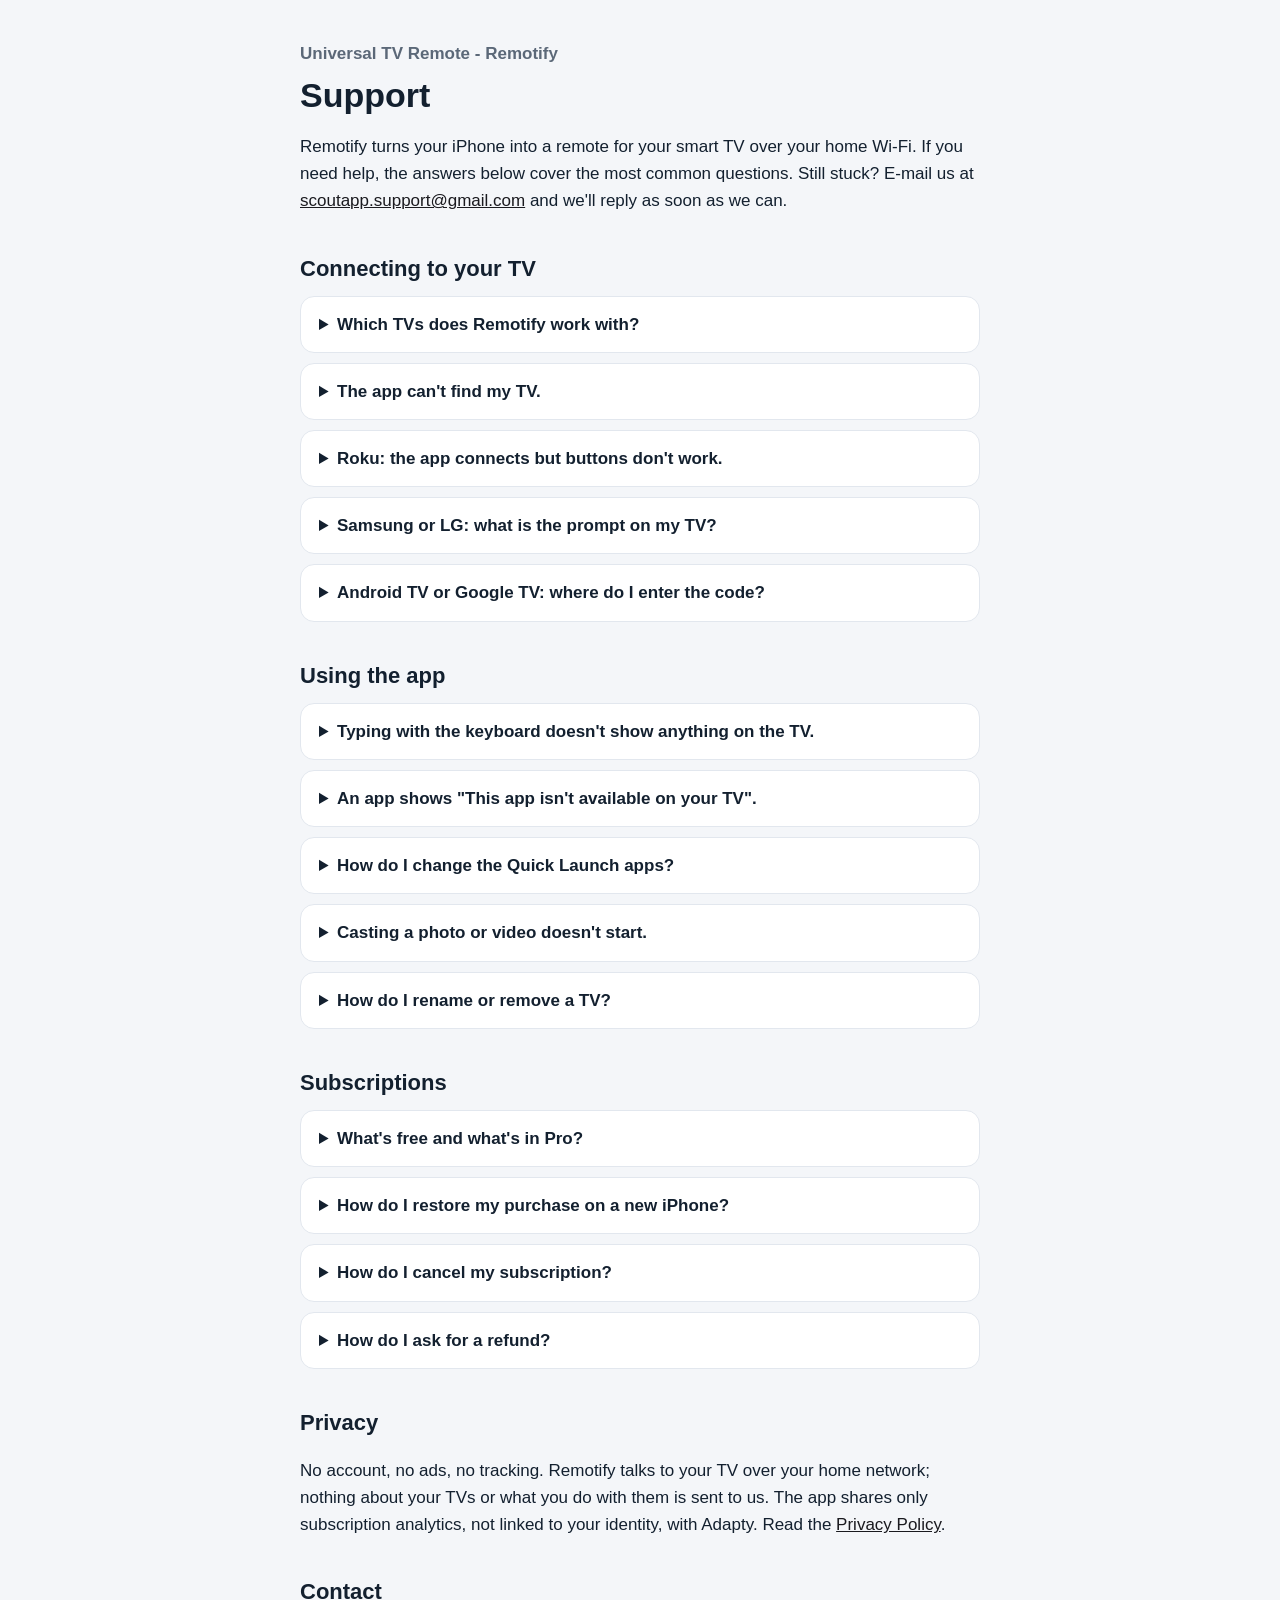
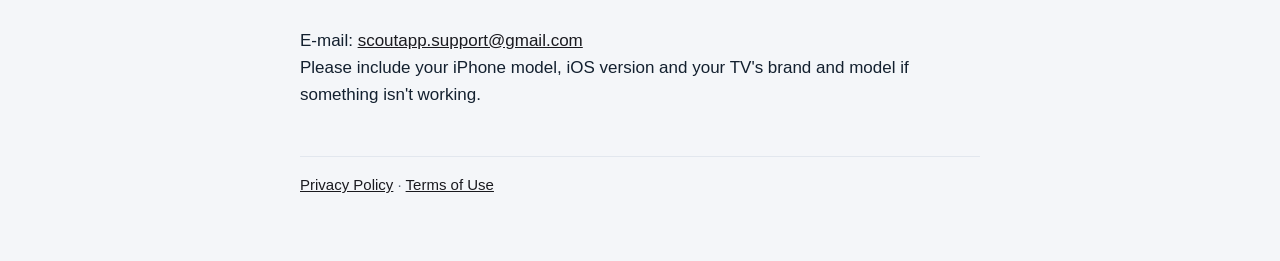
<file: index.html>
<!doctype html>
<html lang="en">
<head>
<meta charset="utf-8">
<meta name="viewport" content="width=device-width, initial-scale=1">
<title>Remotify Support</title>
<meta name="description" content="Help and support for Universal TV Remote - Remotify.">
<link rel="stylesheet" href="style.css">
</head>
<body>
<main>
  <p class="brand">Universal TV Remote - Remotify</p>
  <h1>Support</h1>
  <p>Remotify turns your iPhone into a remote for your smart TV over your home Wi-Fi. If you need help, the answers
  below cover the most common questions. Still stuck? E-mail us at
  <a href="mailto:scoutapp.support@gmail.com">scoutapp.support@gmail.com</a> and we'll reply as soon as we can.</p>

  <h2>Connecting to your TV</h2>

  <details>
    <summary>Which TVs does Remotify work with?</summary>
    <p>Roku streaming players and Roku TVs, Samsung smart TVs (Tizen, 2016 and later), LG smart TVs (webOS), and
    Android TV and Google TV (for example Sony, Philips, Hisense and TCL TVs, and Chromecast with Google TV).
    The TV has to be a smart TV connected to your network. iPhone has no infrared, so older TVs without Wi-Fi or
    Ethernet can't be controlled.</p>
  </details>

  <details>
    <summary>The app can't find my TV.</summary>
    <p>Turn the TV on and make sure your iPhone and the TV are on the same Wi-Fi network, not a guest network.
    Turn off any VPN on your iPhone. Check that Local Network access is on: iOS Settings app → Privacy &amp;
    Security → Local Network → Remotify. Then tap Scan again. You can also enter the TV's IP address under
    "Can't find your TV?"; the app shows where to find it on each TV.</p>
  </details>

  <details>
    <summary>Roku: the app connects but buttons don't work.</summary>
    <p>On the Roku, open Settings → System → Advanced system settings → Control by mobile apps and set Network
    access to Default.</p>
  </details>

  <details>
    <summary>Samsung or LG: what is the prompt on my TV?</summary>
    <p>The first time you connect, the TV asks whether to allow Remotify. Choose Allow with your TV's own remote.
    The TV remembers this, so you won't be asked again. If you chose Deny, connect again and the prompt
    reappears.</p>
  </details>

  <details>
    <summary>Android TV or Google TV: where do I enter the code?</summary>
    <p>The first time you connect, the TV shows a 6-character code. Type it in Remotify; the TV then remembers
    your iPhone, so you won't need a code again. If the code is rejected, check it on the TV and type it
    again.</p>
  </details>

  <h2>Using the app</h2>

  <details>
    <summary>Typing with the keyboard doesn't show anything on the TV.</summary>
    <p>Open a search or text field on the TV first, then type on your iPhone. The text appears in the field that's
    selected on the TV.</p>
  </details>

  <details>
    <summary>An app shows "This app isn't available on your TV".</summary>
    <p>The app isn't installed on your TV, or your TV model uses a different version of it. Install it from your
    TV's app store and try again.</p>
  </details>

  <details>
    <summary>How do I change the Quick Launch apps?</summary>
    <p>Touch and hold one of the three apps under the remote and choose another one. You can also touch and hold an
    app in the Channels tab and choose "Add to Quick launch".</p>
  </details>

  <details>
    <summary>Casting a photo or video doesn't start.</summary>
    <p>Keep Remotify open while casting, because the TV plays the file directly from your iPhone. Long videos take a
    few seconds to prepare. Some older TVs can't play every format; if one item fails, try another. Casting works
    with Roku, Samsung and LG TVs; Android TV and Google TV don't support it yet.</p>
  </details>

  <details>
    <summary>How do I rename or remove a TV?</summary>
    <p>Tap the TV name at the top of the Remote tab, then swipe left on a TV, or touch and hold it, and choose
    Rename or Remove.</p>
  </details>

  <h2>Subscriptions</h2>

  <details>
    <summary>What's free and what's in Pro?</summary>
    <p>The basic remote is free: power, volume, channels, navigation and playback. Remotify Pro adds the keyboard,
    one-tap app launch, Quick Launch, the touchpad, casting photos and videos, and control of multiple TVs.</p>
  </details>

  <details>
    <summary>How do I restore my purchase on a new iPhone?</summary>
    <p>Sign in with the same Apple Account, open Remotify → Settings → Restore purchases.</p>
  </details>

  <details>
    <summary>How do I cancel my subscription?</summary>
    <p>Open the iOS Settings app → your name → Subscriptions → Remotify, then Cancel Subscription. Cancel at least
    24 hours before the current period ends to avoid being charged again. You keep Pro until the end of the
    period.</p>
  </details>

  <details>
    <summary>How do I ask for a refund?</summary>
    <p>Purchases are handled by Apple, so refunds are too. Go to
    <a href="https://reportaproblem.apple.com">reportaproblem.apple.com</a>, sign in and choose the purchase.</p>
  </details>

  <h2>Privacy</h2>
  <p>No account, no ads, no tracking. Remotify talks to your TV over your home network; nothing about your TVs or
  what you do with them is sent to us. The app shares only subscription analytics, not linked to your identity, with Adapty. Read the
  <a href="privacy.html">Privacy Policy</a>.</p>

  <h2>Contact</h2>
  <p>E-mail: <a href="mailto:scoutapp.support@gmail.com">scoutapp.support@gmail.com</a><br>
  Please include your iPhone model, iOS version and your TV's brand and model if something isn't working.</p>

  <footer>
    <a href="privacy.html">Privacy Policy</a> ·
    <a href="https://www.apple.com/legal/internet-services/itunes/dev/stdeula/">Terms of Use</a>
  </footer>
</main>
</body>
</html>
</file>
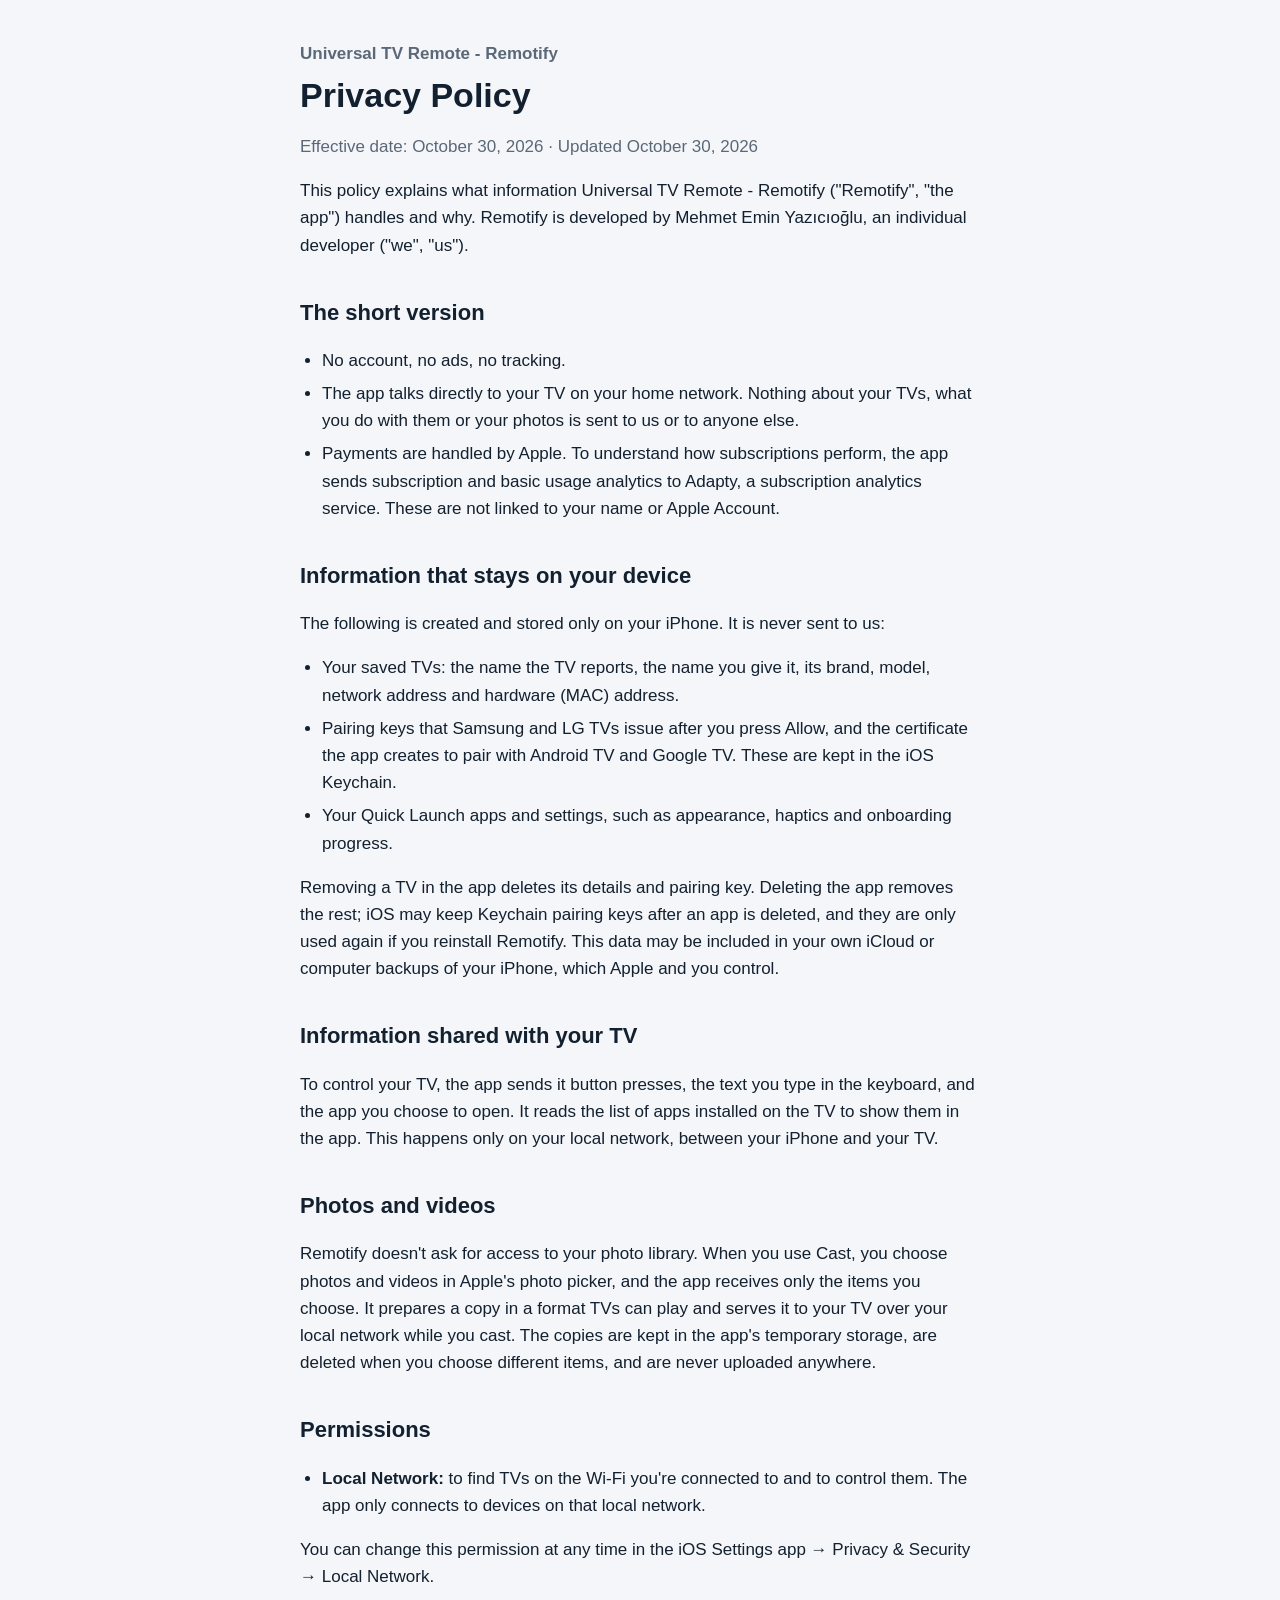
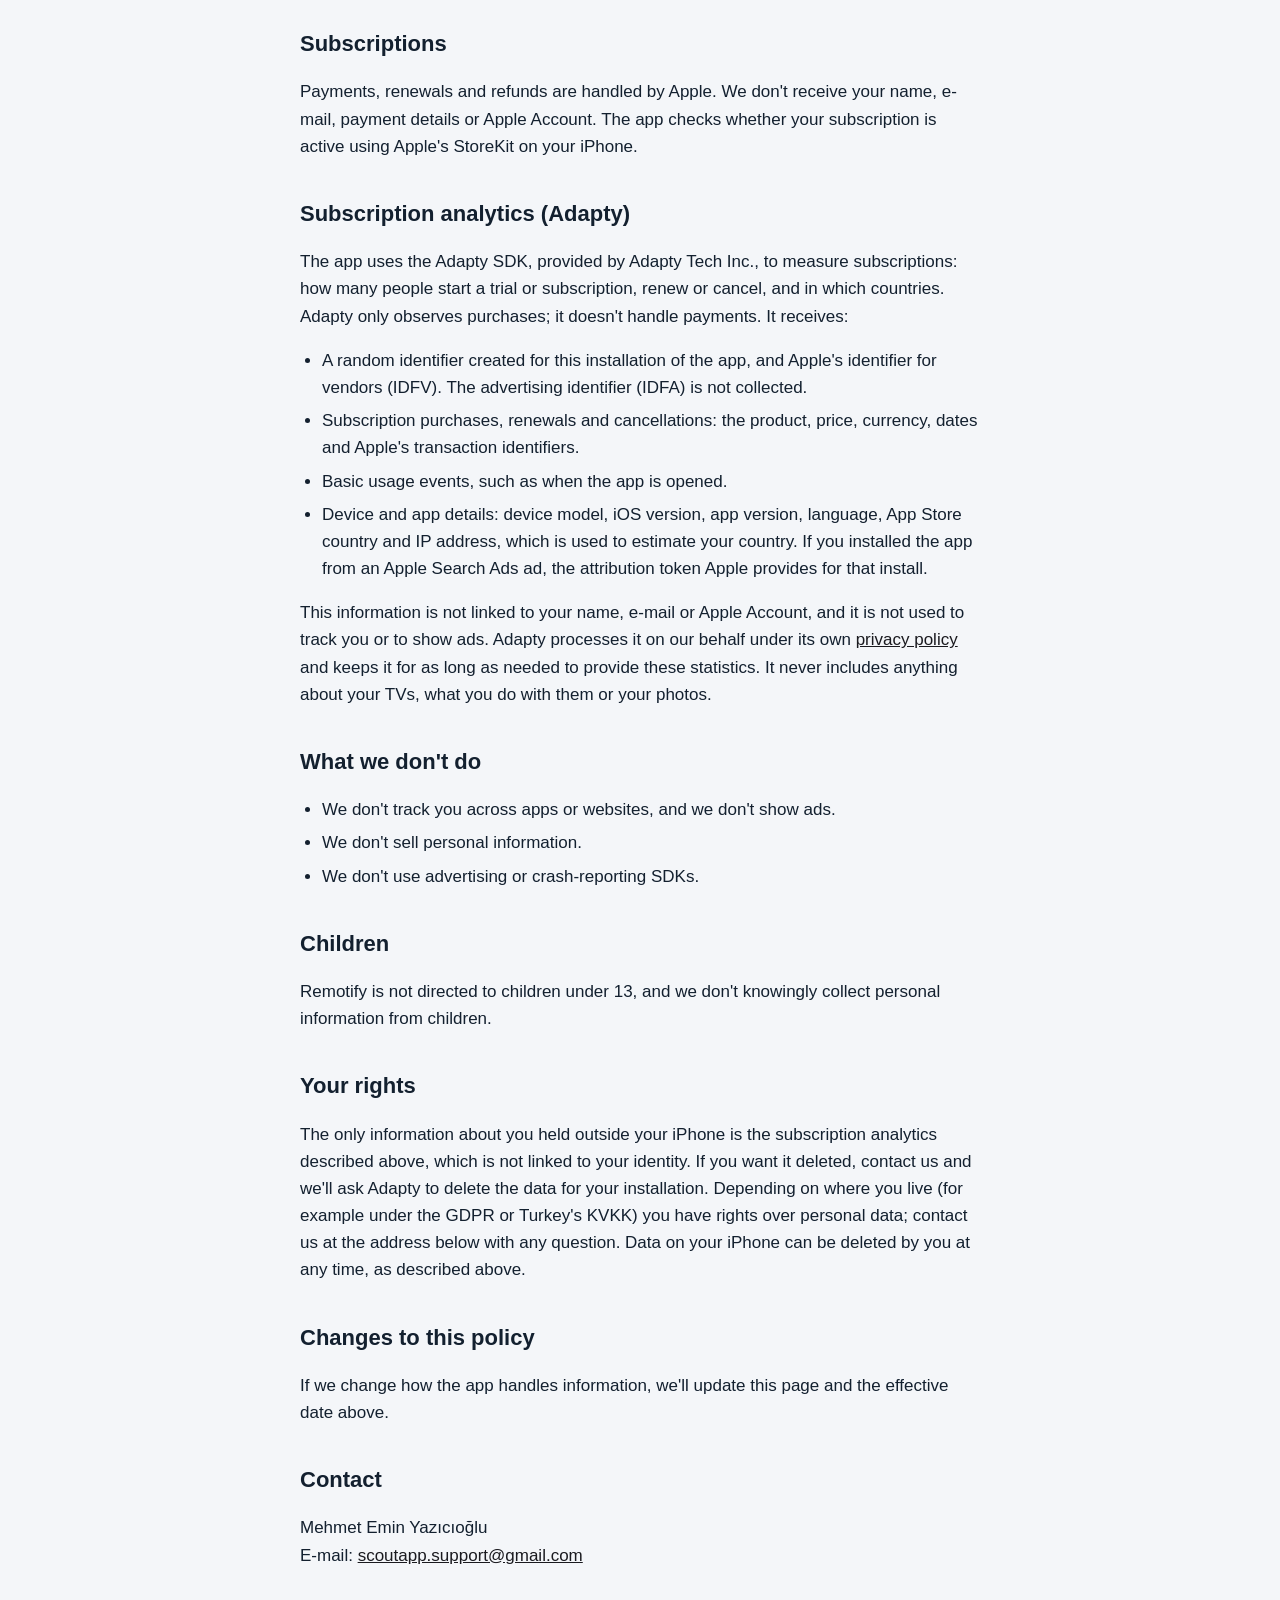
<file: privacy.html>
<!doctype html>
<html lang="en">
<head>
<meta charset="utf-8">
<meta name="viewport" content="width=device-width, initial-scale=1">
<title>Privacy Policy – Remotify</title>
<meta name="description" content="Privacy Policy for Universal TV Remote - Remotify.">
<link rel="stylesheet" href="style.css">
</head>
<body>
<main>
  <p class="brand"><a href="./">Universal TV Remote - Remotify</a></p>
  <h1>Privacy Policy</h1>
  <p class="muted">Effective date: October 30, 2026 · Updated October 30, 2026</p>

  <p>This policy explains what information Universal TV Remote - Remotify ("Remotify", "the app") handles and why.
  Remotify is developed by Mehmet Emin Yazıcıoğlu, an individual developer ("we", "us").</p>

  <h2>The short version</h2>
  <ul>
    <li>No account, no ads, no tracking.</li>
    <li>The app talks directly to your TV on your home network. Nothing about your TVs, what you do with them or your
    photos is sent to us or to anyone else.</li>
    <li>Payments are handled by Apple. To understand how subscriptions perform, the app sends subscription and basic
    usage analytics to Adapty, a subscription analytics service. These are not linked to your name or Apple Account.</li>
  </ul>

  <h2>Information that stays on your device</h2>
  <p>The following is created and stored only on your iPhone. It is never sent to us:</p>
  <ul>
    <li>Your saved TVs: the name the TV reports, the name you give it, its brand, model, network address and
    hardware (MAC) address.</li>
    <li>Pairing keys that Samsung and LG TVs issue after you press Allow, and the certificate the app creates to
    pair with Android TV and Google TV. These are kept in the iOS Keychain.</li>
    <li>Your Quick Launch apps and settings, such as appearance, haptics and onboarding progress.</li>
  </ul>
  <p>Removing a TV in the app deletes its details and pairing key. Deleting the app removes the rest; iOS may keep
  Keychain pairing keys after an app is deleted, and they are only used again if you reinstall Remotify. This data
  may be included in your own iCloud or computer backups of your iPhone, which Apple and you control.</p>

  <h2>Information shared with your TV</h2>
  <p>To control your TV, the app sends it button presses, the text you type in the keyboard, and the app you
  choose to open. It reads the list of apps installed on the TV to show them in the app. This happens only on your
  local network, between your iPhone and your TV.</p>

  <h2>Photos and videos</h2>
  <p>Remotify doesn't ask for access to your photo library. When you use Cast, you choose photos and videos in
  Apple's photo picker, and the app receives only the items you choose. It prepares a copy in a format TVs can play
  and serves it to your TV over your local network while you cast. The copies are kept in the app's temporary
  storage, are deleted when you choose different items, and are never uploaded anywhere.</p>

  <h2>Permissions</h2>
  <ul>
    <li><strong>Local Network:</strong> to find TVs on the Wi-Fi you're connected to and to control them. The app
    only connects to devices on that local network.</li>
  </ul>
  <p>You can change this permission at any time in the iOS Settings app → Privacy &amp; Security → Local
  Network.</p>

  <h2>Subscriptions</h2>
  <p>Payments, renewals and refunds are handled by Apple. We don't receive your name, e-mail, payment details or
  Apple Account. The app checks whether your subscription is active using Apple's StoreKit on your iPhone.</p>

  <h2>Subscription analytics (Adapty)</h2>
  <p>The app uses the Adapty SDK, provided by Adapty Tech Inc., to measure subscriptions: how many people start a
  trial or subscription, renew or cancel, and in which countries. Adapty only observes purchases; it doesn't handle
  payments. It receives:</p>
  <ul>
    <li>A random identifier created for this installation of the app, and Apple's identifier for vendors (IDFV).
    The advertising identifier (IDFA) is not collected.</li>
    <li>Subscription purchases, renewals and cancellations: the product, price, currency, dates and Apple's transaction
    identifiers.</li>
    <li>Basic usage events, such as when the app is opened.</li>
    <li>Device and app details: device model, iOS version, app version, language, App Store country and IP address,
    which is used to estimate your country. If you installed the app from an Apple Search Ads ad, the attribution
    token Apple provides for that install.</li>
  </ul>
  <p>This information is not linked to your name, e-mail or Apple Account, and it is not used to track you or to show
  ads. Adapty processes it on our behalf under its own
  <a href="https://adapty.io/privacy">privacy policy</a> and keeps it for as long as needed to provide these
  statistics. It never includes anything about your TVs, what you do with them or your photos.</p>

  <h2>What we don't do</h2>
  <ul>
    <li>We don't track you across apps or websites, and we don't show ads.</li>
    <li>We don't sell personal information.</li>
    <li>We don't use advertising or crash-reporting SDKs.</li>
  </ul>

  <h2>Children</h2>
  <p>Remotify is not directed to children under 13, and we don't knowingly collect personal information from
  children.</p>

  <h2>Your rights</h2>
  <p>The only information about you held outside your iPhone is the subscription analytics described above, which is
  not linked to your identity. If you want it deleted, contact us and we'll ask Adapty to delete the data for your
  installation. Depending on where you live (for example under the GDPR or Turkey's KVKK) you have rights over personal
  data; contact us at the address below with any question. Data on your iPhone can be deleted by you at any time,
  as described above.</p>

  <h2>Changes to this policy</h2>
  <p>If we change how the app handles information, we'll update this page and the effective date above.</p>

  <h2>Contact</h2>
  <p>Mehmet Emin Yazıcıoğlu<br>
  E-mail: <a href="mailto:scoutapp.support@gmail.com">scoutapp.support@gmail.com</a></p>
</main>
</body>
</html>
</file>
<file: style.css>
:root {
  --bg: #f4f6f9;
  --surface: #ffffff;
  --ink: #13202f;
  --muted: #5b6878;
  --line: #e2e7ee;
  --accent: #1a1a1f;
  color-scheme: light dark;
}

@media (prefers-color-scheme: dark) {
  :root {
    --bg: #0a0d12;
    --surface: #161a21;
    --ink: #e8edf4;
    --muted: #93a1b4;
    --line: #272d38;
    --accent: #ffc933;
  }
}

* { box-sizing: border-box; }

body {
  margin: 0;
  background: var(--bg);
  color: var(--ink);
  font: 17px/1.6 -apple-system, BlinkMacSystemFont, "SF Pro Text", "Segoe UI", Roboto, sans-serif;
}

main {
  max-width: 720px;
  margin: 0 auto;
  padding: 40px 20px 64px;
}

.brand { margin: 0 0 8px; font-weight: 600; color: var(--muted); }
.brand a { color: inherit; text-decoration: none; }
h1 { margin: 0 0 8px; font-size: 34px; line-height: 1.2; }
h2 { margin: 36px 0 8px; font-size: 22px; }
.muted { color: var(--muted); }
a { color: var(--accent); }
ul { padding-left: 22px; }
li { margin: 6px 0; }

details {
  background: var(--surface);
  border: 1px solid var(--line);
  border-radius: 14px;
  padding: 14px 18px;
  margin: 10px 0;
}
summary { cursor: pointer; font-weight: 600; }
details p { margin: 10px 0 0; color: var(--muted); }

footer {
  margin-top: 48px;
  padding-top: 16px;
  border-top: 1px solid var(--line);
  color: var(--muted);
  font-size: 15px;
}
</file>
